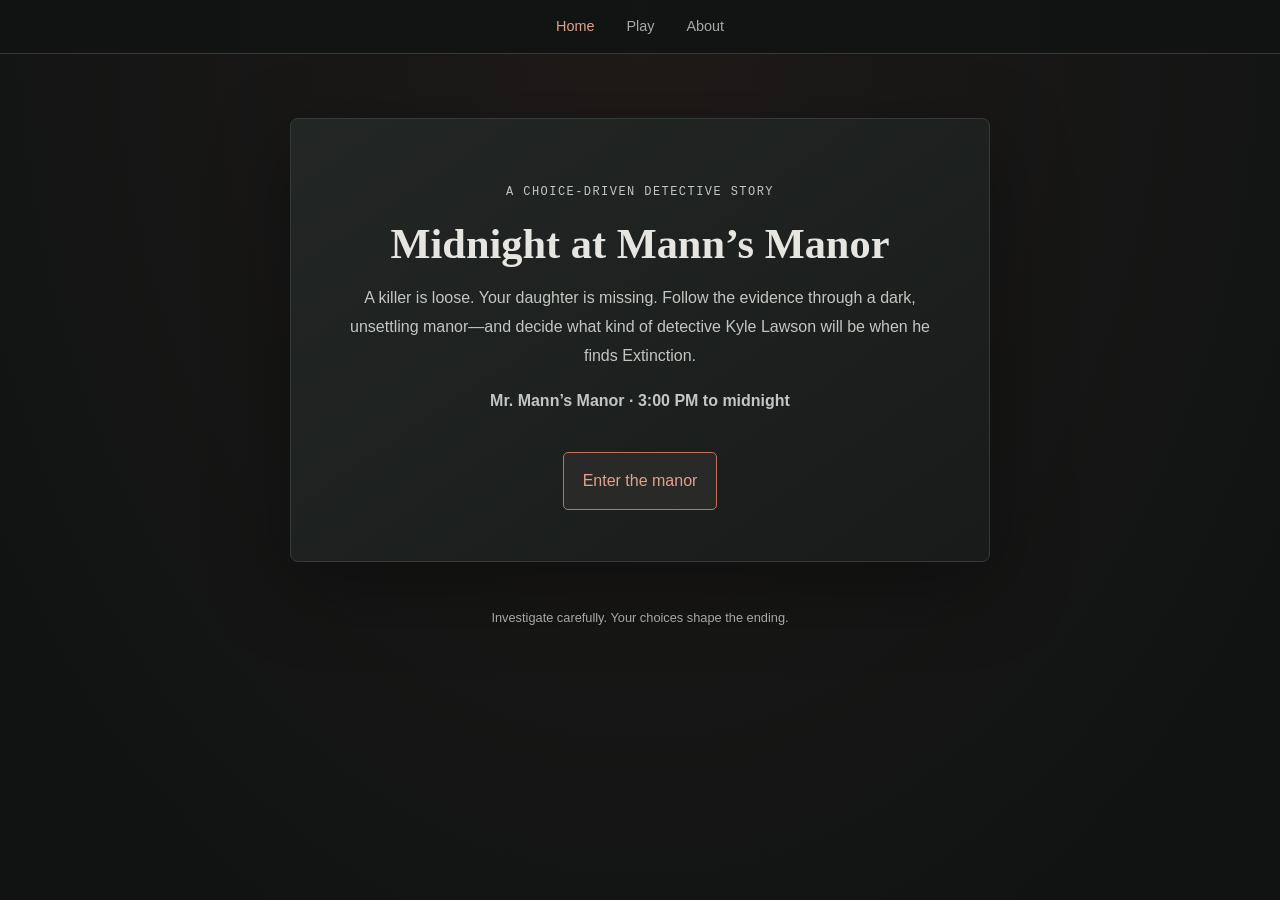
<file: index.html>
<!DOCTYPE html>
<html lang="en">
<head>
  <meta charset="UTF-8">
  <meta name="viewport" content="width=device-width, initial-scale=1.0">
  <meta name="theme-color" content="#111313">
  <meta name="description" content="A dark detective story set inside Mr. Mann’s Manor.">
  <title>Midnight at Mann’s Manor</title>
  <link rel="stylesheet" href="style.css">
</head>
<body>
  <header>
    <nav aria-label="Main navigation">
      <a href="index.html" aria-current="page">Home</a>
      <a href="game.html">Play</a>
      <a href="about.html">About</a>
    </nav>
  </header>
  <main>
    <section class="home-card">
      <p class="eyebrow">A choice-driven detective story</p>
      <h1>Midnight at Mann’s Manor</h1>
      <p>A killer is loose. Your daughter is missing. Follow the evidence through a dark, unsettling manor—and decide what kind of detective Kyle Lawson will be when he finds Extinction.</p>
      <p><strong>Mr. Mann’s Manor · 3:00 PM to midnight</strong></p>
      <a class="play-link" href="game.html">Enter the manor</a>
    </section>
  </main>
  <footer><p>Investigate carefully. Your choices shape the ending.</p></footer>
</body>
</html>
</file>
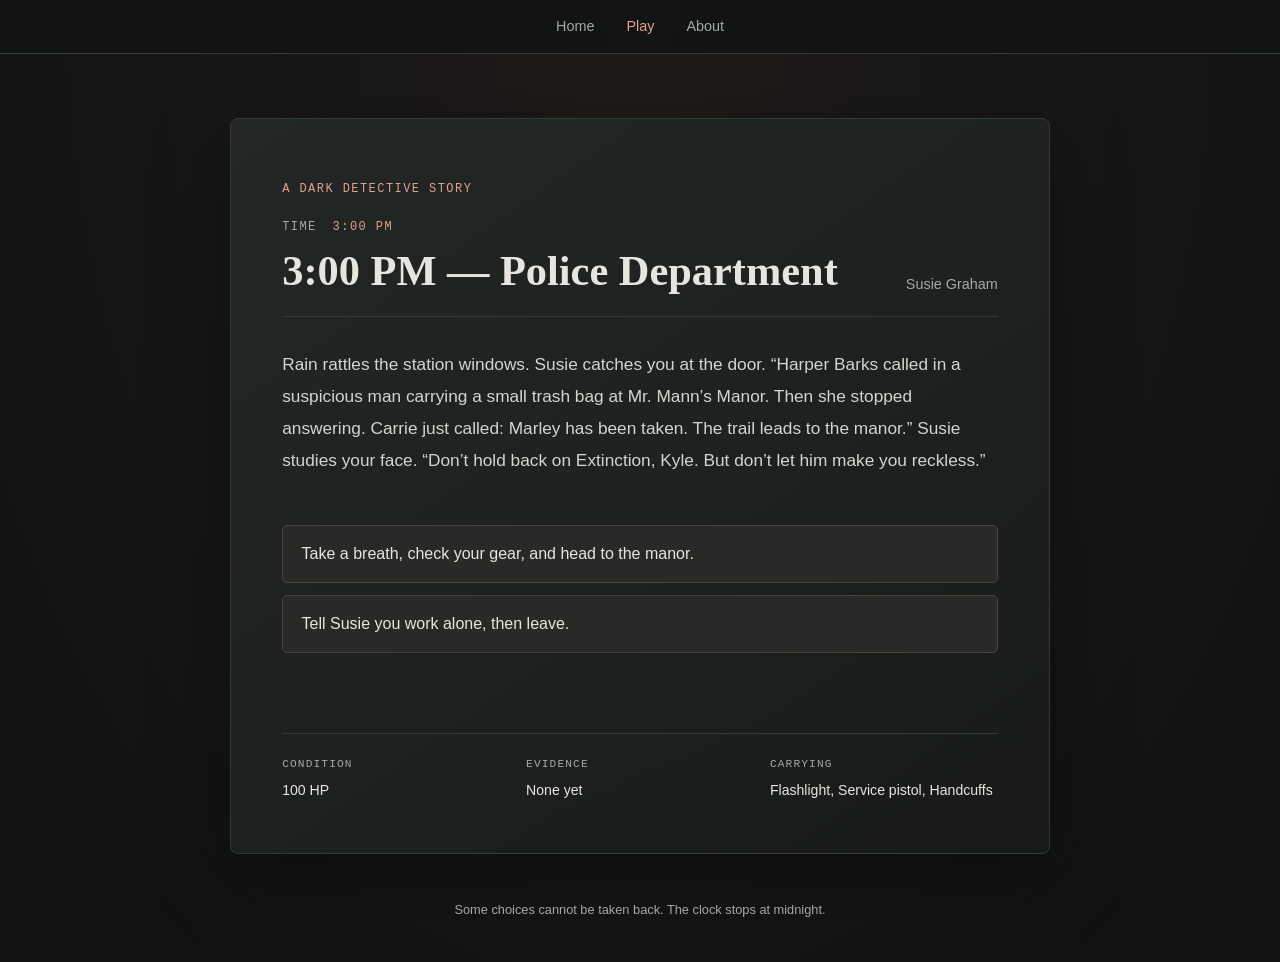
<file: game.html>
<!DOCTYPE html>
<html lang="en">
<head>
    <meta charset="UTF-8">
    <meta name="viewport" content="width=device-width, initial-scale=1.0">
    <meta name="theme-color" content="#111313">
    <meta name="description" content="Investigate Mr. Mann’s Manor, find Marley, and face Extinction before midnight.">
    <title>Midnight at Mann’s Manor</title>
    <link rel="stylesheet" href="style.css">
    <script src="script.js" defer></script>
</head>
<body>
    <header>
      <nav aria-label="Main navigation">
            <a href="index.html">Home</a>
            <a href="game.html" aria-current="page">Play</a>
            <a href="about.html">About</a>
        </nav>
    </header>

    <main>
      <section class="game-shell" aria-labelledby="scene-title">
        <p class="eyebrow">A dark detective story</p>
        <div class="scene-heading">
          <div>
            <p class="clock-label">TIME <span id="scene-time">3:00 PM</span></p>
            <h1 id="scene-title"></h1>
          </div>
          <p id="character-name" class="character-name"></p>
        </div>
        <p id="scene-text" class="scene-text" aria-live="polite"></p>
        <div id="choices-container" class="choices-container" aria-label="Story choices"></div>
        <p id="message-display" class="message-display" aria-live="polite"></p>
        <aside class="status-panel" aria-label="Detective status">
          <div><h2>Condition</h2><p><span id="health-display">100</span> HP</p></div>
          <div><h2>Evidence</h2><p id="clue-display">None yet</p></div>
          <div><h2>Carrying</h2><p id="inventory-display">Flashlight, Service pistol, Handcuffs</p></div>
        </aside>
      </section>
    </main>
    <footer><p>Some choices cannot be taken back. The clock stops at midnight.</p></footer>
</body>
</html>
</file>
<file: style.css>
:root {
  color-scheme: dark;
  --background: #111313;
  --panel: #1b1e1d;
  --panel-light: #242826;
  --text: #e7e5df;
  --muted: #a4aaa2;
  --accent: #bd735f;
  --accent-light: #e0a28e;
  --border: #343a36;
}

* {
  box-sizing: border-box;
}

body {
  min-height: 100vh;
  margin: 0;
  background:
    radial-gradient(ellipse at 50% 0, rgb(93 63 53 / 18%), transparent 48rem),
    var(--background);
  color: var(--text);
  font-family: "Segoe UI", Arial, sans-serif;
}

nav {
  display: flex;
  justify-content: center;
  gap: 2rem;
  padding: 1.15rem 1rem;
  border-bottom: 1px solid var(--border);
  background: rgb(17 19 19 / 85%);
}

nav a {
  color: var(--muted);
  font-size: 0.9rem;
  text-decoration: none;
}

nav a:hover,
nav a[aria-current="page"] {
  color: var(--accent-light);
}

main {
  width: min(100% - 2rem, 820px);
  margin: 4rem auto 3rem;
}

.game-shell,
.home-card {
  padding: clamp(1.3rem, 5vw, 3.2rem);
  border: 1px solid var(--border);
  border-radius: 8px;
  background: linear-gradient(145deg, rgb(35 39 37 / 96%), rgb(24 27 26 / 98%));
  box-shadow: 0 24px 80px rgb(0 0 0 / 35%);
}

.eyebrow,
.clock-label {
  color: var(--accent-light);
  font-family: Consolas, "Courier New", monospace;
  font-size: 0.75rem;
  letter-spacing: 0.12em;
  text-transform: uppercase;
}

.scene-heading {
  display: flex;
  align-items: end;
  justify-content: space-between;
  gap: 1rem;
  margin: 1.5rem 0 2rem;
  padding-bottom: 1.3rem;
  border-bottom: 1px solid var(--border);
}

.clock-label {
  margin: 0 0 0.8rem;
  color: var(--muted);
}

.clock-label span {
  margin-left: 0.45rem;
  color: var(--accent-light);
}

h1,
h2 {
  margin: 0;
}

h1 {
  font-family: Georgia, "Times New Roman", serif;
  font-size: clamp(1.8rem, 5vw, 2.65rem);
  line-height: 1.15;
}

.character-name {
  flex: 0 0 auto;
  margin: 0 0 0.2rem;
  color: var(--muted);
  font-size: 0.9rem;
  text-align: right;
}

.scene-text {
  min-height: 9rem;
  color: #d3d5cf;
  font-size: 1.08rem;
  line-height: 1.85;
  white-space: pre-line;
}

.choices-container {
  display: grid;
  gap: 0.75rem;
  margin: 2rem 0 1.5rem;
}

.choices-container button,
.home-card .play-link {
  width: 100%;
  padding: 1rem 1.15rem;
  border: 1px solid #49433e;
  border-radius: 5px;
  background: #292a27;
  color: var(--text);
  font: inherit;
  line-height: 1.5;
  text-align: left;
  cursor: pointer;
  transition: background 150ms ease, border-color 150ms ease, transform 150ms ease;
}

.choices-container button:hover,
.choices-container button:focus-visible,
.home-card .play-link:hover,
.home-card .play-link:focus-visible {
  transform: translateY(-1px);
  border-color: var(--accent);
  background: #34302c;
  outline: none;
}

.message-display {
  min-height: 1.5rem;
  color: var(--accent-light);
}

.status-panel {
  display: grid;
  grid-template-columns: repeat(3, minmax(0, 1fr));
  gap: 1rem;
  margin-top: 2rem;
  padding-top: 1.5rem;
  border-top: 1px solid var(--border);
}

.status-panel h2 {
  color: var(--muted);
  font-family: Consolas, "Courier New", monospace;
  font-size: 0.7rem;
  font-weight: 400;
  letter-spacing: 0.1em;
  text-transform: uppercase;
}

.status-panel p {
  margin: 0.55rem 0 0;
  color: var(--text);
  font-size: 0.88rem;
  line-height: 1.6;
  overflow-wrap: anywhere;
}

footer {
  padding: 0 1rem 2rem;
  color: var(--muted);
  font-size: 0.8rem;
  text-align: center;
}

.home-card {
  max-width: 700px;
  margin: 0 auto;
  text-align: center;
}

.home-card h1 {
  margin: 1rem 0;
}

.home-card p {
  color: #c3c6c0;
  line-height: 1.8;
}

.home-card .play-link {
  display: inline-block;
  width: auto;
  margin-top: 1.25rem;
  border-color: var(--accent);
  color: var(--accent-light);
  text-align: center;
  text-decoration: none;
}

@media (max-width: 600px) {
  main {
    margin-top: 1.5rem;
  }

  .scene-heading {
    align-items: start;
    flex-direction: column;
  }

  .character-name {
    text-align: left;
  }

  .scene-text {
    min-height: 0;
  }

  .status-panel {
    grid-template-columns: 1fr;
    gap: 1.2rem;
  }
}

@media (prefers-reduced-motion: reduce) {
  *,
  *::before,
  *::after {
    scroll-behavior: auto !important;
    transition-duration: 0.01ms !important;
  }
}
</file>
